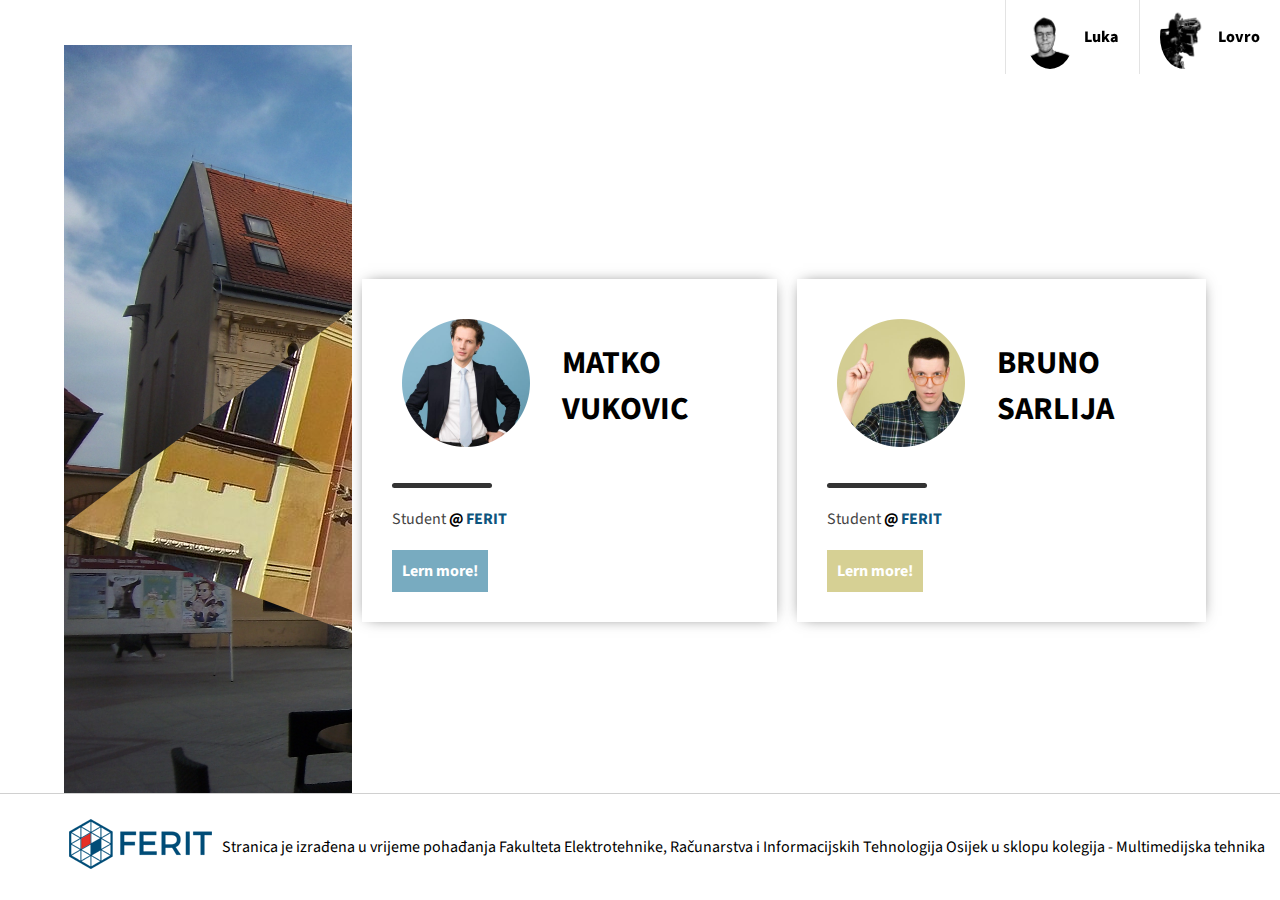
<file: index.html>
<!DOCTYPE html>
<html lang="en">
<head>
    <meta charset="UTF-8">
    <meta name="viewport" content="width=0, initial-scale=1.0">
    <title>Portfolio</title>
    <link rel="preconnect" href="https://fonts.googleapis.com">
    <link rel="preconnect" href="https://fonts.gstatic.com" crossorigin>
    <link href="https://fonts.googleapis.com/css2?family=Source+Sans+3:ital,wght@0,200..900;1,200..900&display=swap" rel="stylesheet">
    <link rel="stylesheet" href="static/style.css">
</head>
    <body>
        <div class="header">
            <a href="https://perlamulti.webflow.io/"><img width="48" height="auto" src="static/images/lovro.png" alt="lovro"> <span>Lovro</span></a>
            <a href="https://meskeiperla.webflow.io/meske"><img width="48" height="auto" src="static/images/luka.png" alt="luka"> <span>Luka</span></a>
        </div>
        <div>
            <div class="container-center">
                <div class="container">
                    <div id="banner">
                        <img src="static/images/matko/banner.jpg" alt="banner">
                    </div> 
                    <div id="content" class="container-full">
                        <div class="inner-container">
                            <div class="inner-container-profile">
                                <a target="_blank" href="static/images/matko/profile.png"><img src="static/images/matko/profile.png" alt="profile"></a>
                                <h1>MATKO VUKOVIC</h1>
                            </div>
                            <hr class="separator">
                            <p class="position"><span class="light">Student</span> <span class="at">@</span> <span class="ferit"><a target="_blank" href="https://www.ferit.unios.hr/">Ferit</a></span></p>
                            <a href="matko.html" class="button primary">Lern more!</a>
                        </div>
                        <div class="inner-container">
                            <div class="inner-container-profile">
                                <a target="_blank" href="static/images/bruno/profile.png"><img src="static/images/bruno/profile.png" alt="profile"></a>
                                <h1>BRUNO SARLIJA</h1>
                            </div>
                            <hr class="separator">
                            <p class="position"><span class="light">Student</span> <span class="at">@</span> <span class="ferit"><a target="_blank" href="https://www.ferit.unios.hr/">Ferit</a></span></p>
                            <a href="bruno.html" class="button secondary">Lern more!</a>
                        </div>
                    </div>
                </div>
            </div>
            <div class="footer">
                <a target="_blank" href="https://www.ferit.unios.hr/"><img src="static/images/ferit-logo.png" alt="ferit-logo"></a>
                Stranica je izrađena u vrijeme pohađanja Fakulteta Elektrotehnike, Računarstva i Informacijskih Tehnologija Osijek u sklopu kolegija - Multimedijska tehnika
            </div>
        </div>
    </body>
</html>
</file>
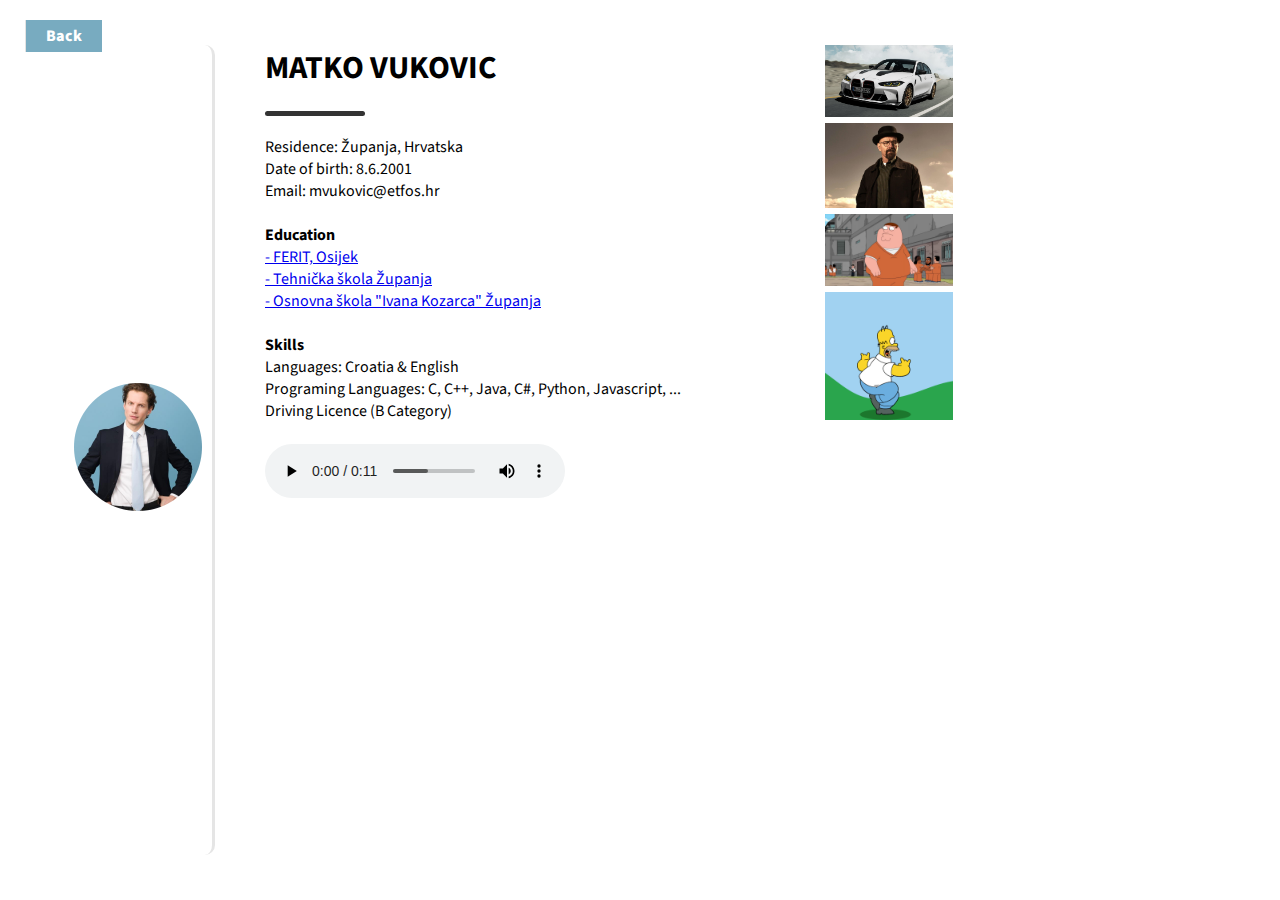
<file: matko.html>
<!DOCTYPE html>
<html lang="en">
<head>
    <meta charset="UTF-8">
    <meta name="viewport" content="width=device-width, initial-scale=1.0">
    <title>Portfolio | Matko</title>
    <link rel="preconnect" href="https://fonts.googleapis.com">
    <link rel="preconnect" href="https://fonts.gstatic.com" crossorigin>
    <link href="https://fonts.googleapis.com/css2?family=Source+Sans+3:ital,wght@0,200..900;1,200..900&display=swap" rel="stylesheet">
    <link rel="stylesheet" href="static/style.css">
    <link rel="stylesheet" href="static/personal.css">
</head>
    <body>
        <div class="header">
            <a href="index.html" class="button primary" style="color:white;float:left;margin-left:25px;">Back</a>
        </div>
        <div>
            <div class="container-center">
                <div class="container">
                    <div class="profile-showcase">
                        <div class="inner-container-profile" style="margin: 0 auto;">
                            <a target="_blank" href="static/images/matko/profile.png"><img src="static/images/matko/profile.png" alt="profile"></a>
                        </div>
                    </div>
                    <div id="content" style="align-items: start;">
                        <div class="left">
                            <strong id="big">MATKO VUKOVIC</strong>
                            <br>
                            <hr class="separator">
                            <p>Residence: Županja, Hrvatska</p>
                            <p>Date of birth: 8.6.2001</p>
                            <p>Email: mvukovic@etfos.hr</p>
                            <br>
                            <strong>Education</strong>
                            <br>
                            <p><a target="_blank" href="https://www.ferit.unios.hr/">- FERIT, Osijek</a></p>
                            <p><a href="http://ss-tehnicka-zupanja.skole.hr/">- Tehnička škola Županja</a></p>
                            <p><a href="https://os-ikozarca-zu.skole.hr/">- Osnovna škola "Ivana Kozarca" Županja</a></p>
                            <br>
                            <strong>Skills</strong>
                            <br>
                            <p>Languages: Croatia & English</p>
                            <p>Programing Languages: C, C++, Java, C#, Python, Javascript, ...</p>
                            <p>Driving Licence (B Category)</p>
                            <br>
                            <audio controls src="static/audio/matko.wav"></audio>
                        </div>
                        <div class="right">
                            <iframe width="560" height="315" src="https://www.youtube.com/embed/2LxKbhYkF40?si=CnMvCodPM2JCNPrM" title="YouTube video player" frameborder="0" allow="accelerometer; autoplay; clipboard-write; encrypted-media; gyroscope; picture-in-picture; web-share" referrerpolicy="strict-origin-when-cross-origin" allowfullscreen></iframe>
                        </div>
                        <div>
                            <a target="_blank" href="static/images/matko/bmw.jpg"><img width="128px" src="static/images/matko/bmw.jpg" alt="jpg"></a>
                            <a target="_blank" href="static/images/matko/breaking_bad.png"><img width="128px" src="static/images/matko/breaking_bad.png" alt="png"></a>
                            <a target="_blank" href="static/images/matko/family_guy.bmp"><img width="128px" src="static/images/matko/family_guy.bmp" alt="bmp"></a>
                            <a target="_blank" href="static/images/matko/simpson.gif"><img width="128px" src="static/images/matko/simpson.gif" alt="gif"></a>
                        </div>
                    </div> 
                </div>
            </div>
        </div>
    </body>
</html>
</file>
<file: static/style.css>
* {
    margin: 0;
    padding: 0;
}

body {
    font-family: "Source Sans 3", sans-serif;
    font-optical-sizing: auto;
    font-style: normal;
    width: 100vw;
    height: 100vh;
}

.header {
    position: fixed;
    left: 0;
    top: 0;
    width: 100vw;
}

.header > a {
    display: flex;
    align-items: center;
    float: right;
    text-decoration: none;
    padding: 5px 20px;
    font-weight: 800;
    color: black;
    border-left: 1px solid #e3e3e3;
}

.header > a > span {
    margin-left: 10px;
}

.header > a > img {
    border-radius: 50%;
}

.container-center {
    width: 100vw;
    height: 100vh;
    display: flex;
    align-items: center;
    justify-content: center;
}

.container {
    display: grid;
    grid-template-columns: repeat(4, 1fr);
    width: 90vw;
    height: 90vh;
}

.container-full {
    grid-column-start: 2;
    grid-column-end: 5;
}

#banner {
    width: 100%;
    height: 100%;
    background: url('images/bruno/banner.jpg');
    background-repeat: no-repeat;
    background-size: cover;   
    object-fit: cover;
    overflow: hidden;
}

#banner img {
    display: block;
    -webkit-clip-path: polygon(50% 0, 0% 50%, 50% 50%);
    clip-path: polygon(50% 0, 0% 50%, 100% 100%);
}

#content {
    display: flex;
    width: 100%;
    height: 100%;
    align-items: center;
    justify-content: center;
}

.inner-container {
    -webkit-box-shadow: 0px 0px 15px -6px rgba(0,0,0,0.75);
    -moz-box-shadow: 0px 0px 15px -6px rgba(0,0,0,0.75);
    box-shadow: 0px 0px 15px -6px rgba(0,0,0,0.75);
    padding: 30px;
    margin: 10px; 
}

.inner-container-profile {
    padding: 10px;
    display: flex;
    align-items: center;
}

.inner-container-profile img {
    width: 128px;
    height: 128px;
}

.inner-container-profile > h1 {
    margin-left: 1em;
}

.separator {
    width: 100px;
    height: 5px;
    border-radius: 10px;
    border: none;
    background: #333;
    margin-top: 20px;
    margin-bottom: 20px;
}

.position > .light {
    color: #444;
    font-weight: light;
}

.position > .at {
    font-weight: bold;
}

.position > .ferit {
    color: #0C557E;
    text-transform: uppercase;
    font-weight: bold;
}

.position a {
    text-decoration: none;
    color: #0C557E;
}

.button {
    transition: .2s background-color;
    display: inline-block;
    color: #fff;
    text-decoration: none;
    padding: 10px;
    margin-top: 20px;
    font-weight: bold;
}

.button:hover {
    background-color: #3E4045;
}

.primary {
    background-color: #78ABC0;
}

.secondary {
    background-color: #D6D094;
}

.footer {
    display: flex;
    align-items: center;
    justify-content: center;
    position: fixed;
    left: 0;
    bottom: 0;
    width:100vw;
    padding: 25px;
    background: #fff;
    border-top: 1px solid #d0d0d0;
}
</file>
<file: static/personal.css>
.profile-showcase {
    display: flex;
    border-right: 3px solid #e5e5e5;
    border-radius: 10px;
}

#big {
    font-size: 2em;
}

#content {
    display: grid;
    grid-template-columns: repeat(3, 1fr);
    margin-left: 50px;
    width:100%;
}

#content > .left {
    grid-row-start: 1;
    grid-row-end: 3;
}

#content > .right {
    grid-row-start: 3;
    grid-row-end: 4;
}

header > a {
    color: #fff !important;
}
</file>
